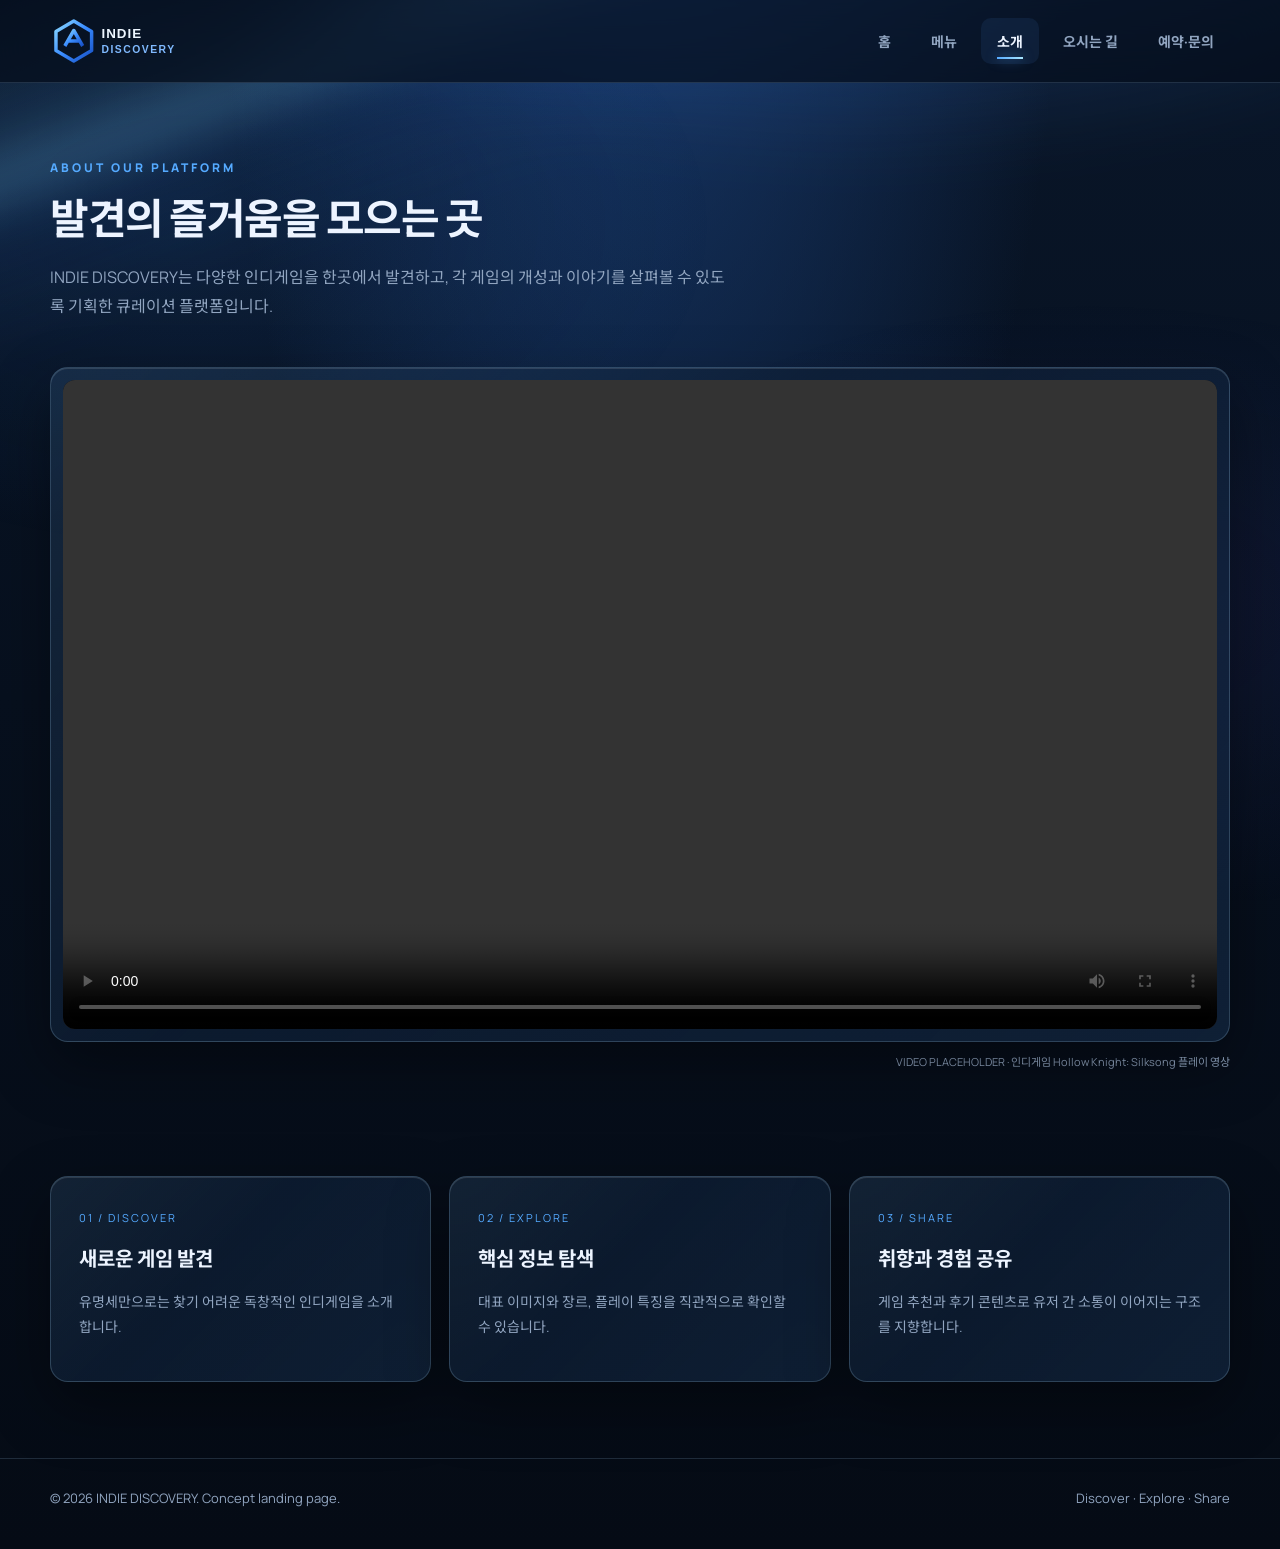
<file: about.html>
<!doctype html>
<html lang="ko">
  <head>
    <meta charset="utf-8" />
    <meta name="viewport" content="width=device-width, initial-scale=1" />
    <meta
      name="description"
      content="새로운 인디게임을 발견하는 큐레이션 플랫폼 INDIE DISCOVERY"
    />
    <title>소개 | INDIE DISCOVERY</title>
    <link rel="stylesheet" href="css/common.css" />
    <link rel="stylesheet" href="css/about.css" />
  </head>

  <body>
    <header class="site-header">
      <div class="container header-inner">
        <a class="brand" href="index.html" aria-label="INDIE DISCOVERY 홈"
          ><img src="images/logo.svg" alt="INDIE DISCOVERY 로고" /></a
        ><input class="nav-toggle" type="checkbox" id="nav-toggle" /><label
          class="menu-button"
          for="nav-toggle"
          aria-label="메뉴 열기"
          >☰</label
        >
        <nav aria-label="주요 메뉴">
          <ul class="nav-list">
            <li><a href="index.html">홈</a></li>
            <li><a href="menu.html">메뉴</a></li>
            <li><a href="about.html" aria-current="page"> 소개</a></li>
            <li><a href="location.html">오시는 길</a></li>
            <li><a href="contact.html">예약·문의</a></li>
          </ul>
        </nav>
      </div>
    </header>
    <main class="site-main">
      <section class="page-heading container">
        <span class="eyebrow">About our platform</span>
        <h1>발견의 즐거움을 모으는 곳</h1>
        <p class="lead">
          INDIE DISCOVERY는 다양한 인디게임을 한곳에서 발견하고, 각 게임의
          개성과 이야기를 살펴볼 수 있도록 기획한 큐레이션 플랫폼입니다.
        </p>
      </section>
      <section class="container video-section">
        <div class="video-frame glass-panel">
          <video
            class="intro-video"
            src="./microtrailer.mp4"
            controls
            playsinline
            preload="auto"
          >
            브라우저에서 동영상을 재생할 수 없습니다.
          </video>
        </div>
        <p class="video-caption">
          VIDEO PLACEHOLDER · 인디게임 Hollow Knight: Silksong 플레이 영상
        </p>
      </section>
      <section class="section container about-values">
        <article class="value-card glass-panel">
          <span>01 / DISCOVER</span>
          <h2>새로운 게임 발견</h2>
          <p>유명세만으로는 찾기 어려운 독창적인 인디게임을 소개합니다.</p>
        </article>
        <article class="value-card glass-panel">
          <span>02 / EXPLORE</span>
          <h2>핵심 정보 탐색</h2>
          <p>
            대표 이미지와 장르, 플레이 특징을 직관적으로 확인할 수 있습니다.
          </p>
        </article>
        <article class="value-card glass-panel">
          <span>03 / SHARE</span>
          <h2>취향과 경험 공유</h2>
          <p>
            게임 추천과 후기 콘텐츠로 유저 간 소통이 이어지는 구조를 지향합니다.
          </p>
        </article>
      </section>
    </main>
    <footer class="site-footer">
      <div class="container footer-inner">
        <span>© 2026 INDIE DISCOVERY. Concept landing page.</span
        ><span>Discover · Explore · Share</span>
      </div>
    </footer>
  </body>
</html>
</file>
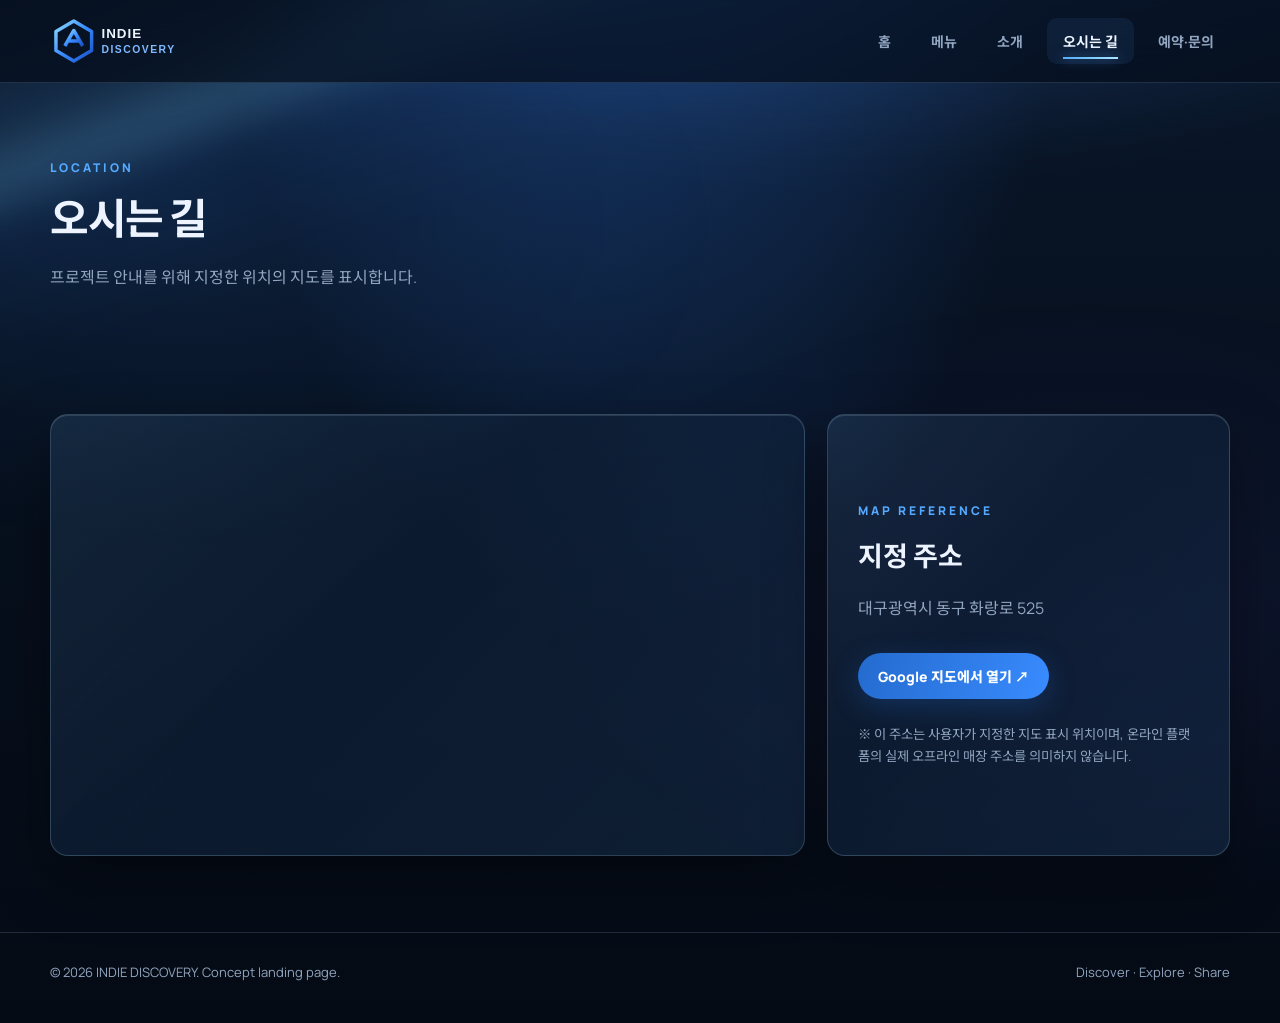
<file: location.html>
<!doctype html>
<html lang="ko">
  <head>
    <meta charset="utf-8" />
    <meta name="viewport" content="width=device-width, initial-scale=1" />
    <meta
      name="description"
      content="새로운 인디게임을 발견하는 큐레이션 플랫폼 INDIE DISCOVERY"
    />
    <title>오시는 길 | INDIE DISCOVERY</title>
    <link rel="stylesheet" href="css/common.css" />
    <link rel="stylesheet" href="css/location.css" />
  </head>

  <body>
    <header class="site-header">
      <div class="container header-inner">
        <a class="brand" href="index.html" aria-label="INDIE DISCOVERY 홈"
          ><img src="images/logo.svg" alt="INDIE DISCOVERY 로고" /></a
        ><input class="nav-toggle" type="checkbox" id="nav-toggle" /><label
          class="menu-button"
          for="nav-toggle"
          aria-label="메뉴 열기"
          >☰</label
        >
        <nav aria-label="주요 메뉴">
          <ul class="nav-list">
            <li><a href="index.html">홈</a></li>
            <li><a href="menu.html">메뉴</a></li>
            <li><a href="about.html"> 소개</a></li>
            <li><a href="location.html" aria-current="page">오시는 길</a></li>
            <li><a href="contact.html">예약·문의</a></li>
          </ul>
        </nav>
      </div>
    </header>
    <main class="site-main">
      <section class="page-heading container">
        <span class="eyebrow">Location</span>
        <h1>오시는 길</h1>
        <p class="lead">
          프로젝트 안내를 위해 지정한 위치의 지도를 표시합니다.
        </p>
      </section>
      <section class="section container location-layout">
        <div class="map-frame glass-panel">
          <iframe
            title="대구광역시 동구 화랑로 525 지도"
            src="https://www.google.com/maps?q=%EB%8C%80%EA%B5%AC%EA%B4%91%EC%97%AD%EC%8B%9C%20%EB%8F%99%EA%B5%AC%20%ED%99%94%EB%9E%91%EB%A1%9C%20525&output=embed"
            loading="lazy"
            referrerpolicy="no-referrer-when-downgrade"
            allowfullscreen
          ></iframe>
        </div>
        <aside class="location-info glass-panel">
          <span class="eyebrow">Map reference</span>
          <h2>지정 주소</h2>
          <p>대구광역시 동구 화랑로 525</p>
          <a
            class="button"
            href="https://www.google.com/maps/search/?api=1&query=%EB%8C%80%EA%B5%AC%EA%B4%91%EC%97%AD%EC%8B%9C%20%EB%8F%99%EA%B5%AC%20%ED%99%94%EB%9E%91%EB%A1%9C%20525"
            target="_blank"
            rel="noopener"
            >Google 지도에서 열기 ↗</a
          ><small
            >※ 이 주소는 사용자가 지정한 지도 표시 위치이며, 온라인 플랫폼의
            실제 오프라인 매장 주소를 의미하지 않습니다.</small
          >
        </aside>
      </section>
    </main>
    <footer class="site-footer">
      <div class="container footer-inner">
        <span>© 2026 INDIE DISCOVERY. Concept landing page.</span
        ><span>Discover · Explore · Share</span>
      </div>
    </footer>
  </body>
</html>
</file>
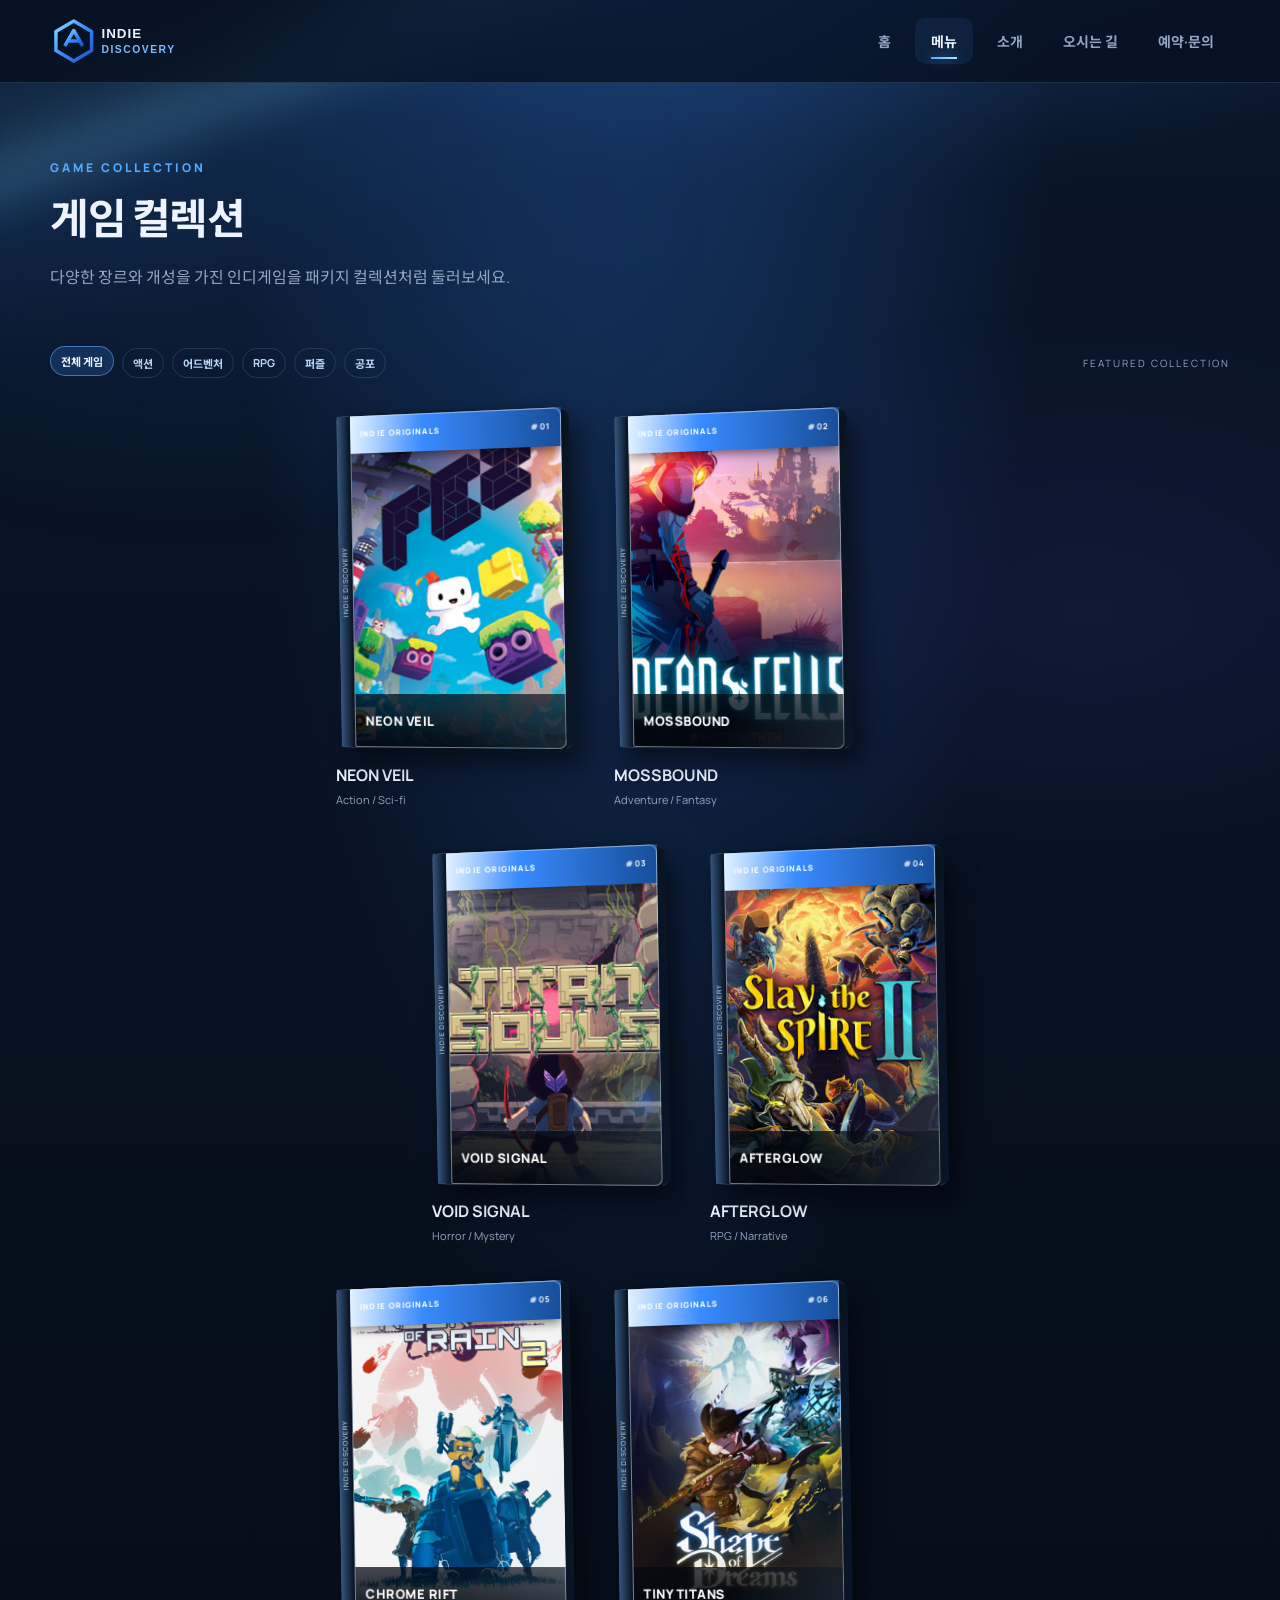
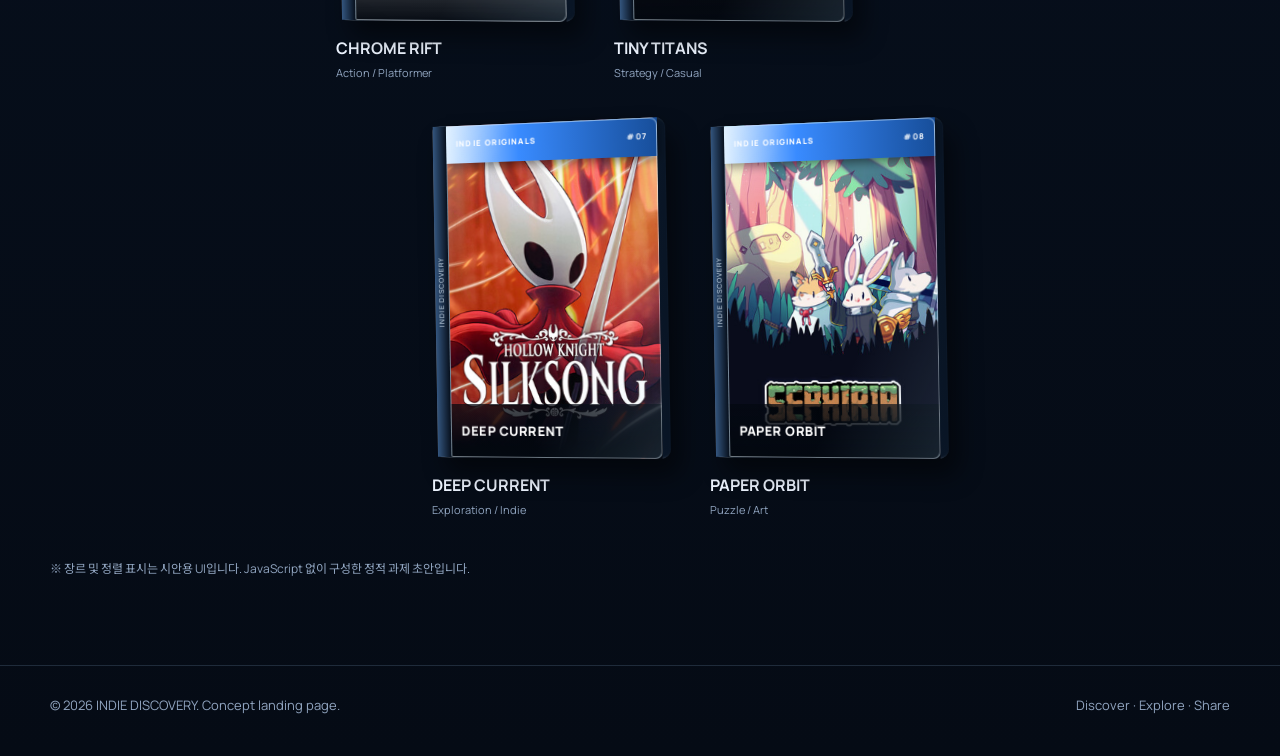
<file: menu.html>
<!doctype html>
<html lang="ko">
  <head>
    <meta charset="utf-8" />
    <meta name="viewport" content="width=device-width, initial-scale=1" />
    <meta
      name="description"
      content="새로운 인디게임을 발견하는 큐레이션 플랫폼 INDIE DISCOVERY"
    />
    <title>게임 컬렉션 | INDIE DISCOVERY</title>
    <link
      rel="stylesheet"
      href="https://cdn.jsdelivr.net/npm/aos@2.3.4/dist/aos.css"
    />
    <link rel="stylesheet" href="css/common.css" />
    <link rel="stylesheet" href="css/menu.css" />
  </head>

  <body>
    <header class="site-header">
      <div class="container header-inner">
        <a class="brand" href="index.html" aria-label="INDIE DISCOVERY 홈"
          ><img src="images/logo.svg" alt="INDIE DISCOVERY 로고" /></a
        ><input class="nav-toggle" type="checkbox" id="nav-toggle" /><label
          class="menu-button"
          for="nav-toggle"
          aria-label="메뉴 열기"
          >☰</label
        >
        <nav aria-label="주요 메뉴">
          <ul class="nav-list">
            <li><a href="index.html">홈</a></li>
            <li><a href="menu.html" aria-current="page">메뉴</a></li>
            <li><a href="about.html"> 소개</a></li>
            <li><a href="location.html">오시는 길</a></li>
            <li><a href="contact.html">예약·문의</a></li>
          </ul>
        </nav>
      </div>
    </header>
    <main class="site-main">
      <section class="page-heading container">
        <span class="eyebrow">Game collection</span>
        <h1>게임 컬렉션</h1>
        <p class="lead">
          다양한 장르와 개성을 가진 인디게임을 패키지 컬렉션처럼 둘러보세요.
        </p>
      </section>
      <section class="section container collection">
        <div class="collection-tools">
          <div class="genre-list">
            <span class="tag active">전체 게임</span
            ><span class="tag">액션</span><span class="tag">어드벤처</span
            ><span class="tag">RPG</span><span class="tag">퍼즐</span
            ><span class="tag">공포</span>
          </div>
          <span class="sort-label">FEATURED COLLECTION</span>
        </div>
        <div class="game-grid">
          <article
            class="game-card"
            data-aos="fade-up"
            data-aos-anchor-placement="top-center"
          >
            <div class="case">
              <span class="case-top">INDIE ORIGINALS <b>#01</b></span
              ><img
                src="images/game-cover-01.png"
                alt="NEON VEIL 게임 패키지 커버"
              /><span class="case-bottom">NEON VEIL</span
              ><span class="case-spine">INDIE DISCOVERY</span
              ><span class="case-gloss"></span>
            </div>
            <div class="game-meta">
              <strong>NEON VEIL</strong><small>Action / Sci-fi</small>
            </div>
          </article>
          <article
            class="game-card"
            data-aos="fade-up"
            data-aos-anchor-placement="top-center"
            data-aos-delay="120"
          >
            <div class="case">
              <span class="case-top">INDIE ORIGINALS <b>#02</b></span
              ><img
                src="images/game-cover-02.jpg"
                alt="MOSSBOUND 게임 패키지 커버"
              /><span class="case-bottom">MOSSBOUND</span
              ><span class="case-spine">INDIE DISCOVERY</span
              ><span class="case-gloss"></span>
            </div>
            <div class="game-meta">
              <strong>MOSSBOUND</strong><small>Adventure / Fantasy</small>
            </div>
          </article>
          <article
            class="game-card"
            data-aos="fade-up"
            data-aos-anchor-placement="top-center"
          >
            <div class="case">
              <span class="case-top">INDIE ORIGINALS <b>#03</b></span
              ><img
                src="images/game-cover-03.jpg"
                alt="VOID SIGNAL 게임 패키지 커버"
              /><span class="case-bottom">VOID SIGNAL</span
              ><span class="case-spine">INDIE DISCOVERY</span
              ><span class="case-gloss"></span>
            </div>
            <div class="game-meta">
              <strong>VOID SIGNAL</strong><small>Horror / Mystery</small>
            </div>
          </article>
          <article
            class="game-card"
            data-aos="fade-up"
            data-aos-anchor-placement="top-center"
            data-aos-delay="120"
          >
            <div class="case">
              <span class="case-top">INDIE ORIGINALS <b>#04</b></span
              ><img
                src="images/game-cover-04.jpg"
                alt="AFTERGLOW 게임 패키지 커버"
              /><span class="case-bottom">AFTERGLOW</span
              ><span class="case-spine">INDIE DISCOVERY</span
              ><span class="case-gloss"></span>
            </div>
            <div class="game-meta">
              <strong>AFTERGLOW</strong><small>RPG / Narrative</small>
            </div>
          </article>
          <article
            class="game-card"
            data-aos="fade-up"
            data-aos-anchor-placement="top-center"
          >
            <div class="case">
              <span class="case-top">INDIE ORIGINALS <b>#05</b></span
              ><img
                src="images/game-cover-05.jpg"
                alt="CHROME RIFT 게임 패키지 커버"
              /><span class="case-bottom">CHROME RIFT</span
              ><span class="case-spine">INDIE DISCOVERY</span
              ><span class="case-gloss"></span>
            </div>
            <div class="game-meta">
              <strong>CHROME RIFT</strong><small>Action / Platformer</small>
            </div>
          </article>
          <article
            class="game-card"
            data-aos="fade-up"
            data-aos-anchor-placement="top-center"
            data-aos-delay="120"
          >
            <div class="case">
              <span class="case-top">INDIE ORIGINALS <b>#06</b></span
              ><img
                src="images/game-cover-06.jpg"
                alt="TINY TITANS 게임 패키지 커버"
              /><span class="case-bottom">TINY TITANS</span
              ><span class="case-spine">INDIE DISCOVERY</span
              ><span class="case-gloss"></span>
            </div>
            <div class="game-meta">
              <strong>TINY TITANS</strong><small>Strategy / Casual</small>
            </div>
          </article>
          <article
            class="game-card"
            data-aos="fade-up"
            data-aos-anchor-placement="top-center"
          >
            <div class="case">
              <span class="case-top">INDIE ORIGINALS <b>#07</b></span
              ><img
                src="images/game-cover-07.jpg"
                alt="DEEP CURRENT 게임 패키지 커버"
              /><span class="case-bottom">DEEP CURRENT</span
              ><span class="case-spine">INDIE DISCOVERY</span
              ><span class="case-gloss"></span>
            </div>
            <div class="game-meta">
              <strong>DEEP CURRENT</strong><small>Exploration / Indie</small>
            </div>
          </article>
          <article
            class="game-card"
            data-aos="fade-up"
            data-aos-anchor-placement="top-center"
            data-aos-delay="120"
          >
            <div class="case">
              <span class="case-top">INDIE ORIGINALS <b>#08</b></span
              ><img
                src="images/game-cover-08.jpg"
                alt="PAPER ORBIT 게임 패키지 커버"
              /><span class="case-bottom">PAPER ORBIT</span
              ><span class="case-spine">INDIE DISCOVERY</span
              ><span class="case-gloss"></span>
            </div>
            <div class="game-meta">
              <strong>PAPER ORBIT</strong><small>Puzzle / Art</small>
            </div>
          </article>
        </div>
        <p class="collection-note">
          ※ 장르 및 정렬 표시는 시안용 UI입니다. JavaScript 없이 구성한 정적
          과제 초안입니다.
        </p>
      </section>
    </main>
    <footer class="site-footer">
      <div class="container footer-inner">
        <span>© 2026 INDIE DISCOVERY. Concept landing page.</span
        ><span>Discover · Explore · Share</span>
      </div>
    </footer>
    <script src="https://cdn.jsdelivr.net/npm/aos@2.3.4/dist/aos.js"></script>
    <script>
      AOS.init({
        duration: 750,
        once: true,
      });
    </script>
  </body>
</html>
</file>
<file: css/common.css>
@import url("https://fonts.googleapis.com/css2?family=Manrope:wght@400;500;600;700;800&family=Noto+Sans+KR:wght@400;500;600;700;800&display=swap");

:root {
  --bg: #07101e;
  --bg-deep: #040914;
  --surface: #101d32;
  --surface-2: #162842;
  --blue: #246bce;
  --blue-bright: #55aaff;
  --ice: #a9e7ff;
  --text: #edf4ff;
  --muted: #91a5c0;
  --line: rgba(166, 211, 255, 0.16);
  --glass: rgba(20, 52, 91, 0.32);
  --shadow: 0 24px 60px rgba(0, 0, 0, 0.38);
  --radius: 18px;
  --content: 1180px;
}

* {
  box-sizing: border-box;
}

html {
  scroll-behavior: smooth;
}

body {
  margin: 0;
  min-width: 320px;
  background:
    radial-gradient(ellipse at 50% -20%, #183b70 0, transparent 48%),
    linear-gradient(180deg, #091629 0%, var(--bg) 45%, #050b15 100%);
  color: var(--text);
  font-family: Manrope, "Noto Sans KR", sans-serif;
  overflow-x: hidden;
}

body:before {
  content: "";
  position: fixed;
  z-index: -1;
  inset: -18% -10% auto;
  height: 520px;
  pointer-events: none;
  background:
    linear-gradient(
      165deg,
      transparent 15%,
      rgba(106, 190, 255, 0.12) 31%,
      rgba(119, 205, 255, 0.38) 34%,
      rgba(40, 105, 205, 0.1) 38%,
      transparent 53%
    ),
    radial-gradient(
      ellipse at 72% 10%,
      rgba(67, 145, 255, 0.32),
      transparent 46%
    );
  filter: blur(24px);
  transform: rotate(-5deg);
  animation: glass-drift 18s ease-in-out infinite alternate;
}

body:after {
  content: "";
  position: fixed;
  z-index: -1;
  inset: 0;
  pointer-events: none;
  background:
    radial-gradient(
      ellipse at 15% 25%,
      rgba(45, 120, 220, 0.12),
      transparent 34%
    ),
    radial-gradient(ellipse at 85% 68%, rgba(94, 83, 220, 0.1), transparent 36%);
}

@keyframes glass-drift {
  from {
    transform: translate3d(-2%, 0, 0) rotate(-6deg);
  }

  to {
    transform: translate3d(2%, 18px, 0) rotate(-2deg);
  }
}

a {
  color: inherit;
  text-decoration: none;
}

img {
  display: block;
  max-width: 100%;
}

.container {
  width: min(var(--content), calc(100% - 48px));
  margin-inline: auto;
}

.site-header {
  position: sticky;
  top: 0;
  z-index: 50;
  background: rgba(5, 13, 27, 0.72);
  border-bottom: 1px solid var(--line);
  backdrop-filter: blur(22px);
  -webkit-backdrop-filter: blur(22px);
}

.header-inner {
  min-height: 82px;
  display: flex;
  align-items: center;
  justify-content: space-between;
  gap: 28px;
}

.brand img {
  width: 208px;
  height: auto;
}

.nav-toggle {
  position: absolute;
  opacity: 0;
  pointer-events: none;
}

.menu-button {
  display: none;
  color: var(--text);
  font-size: 26px;
  cursor: pointer;
}

.nav-list {
  display: flex;
  align-items: center;
  gap: 8px;
  list-style: none;
  margin: 0;
  padding: 0;
}

.nav-list a {
  position: relative;
  display: block;
  padding: 13px 16px;
  color: var(--muted);
  font-size: 14px;
  font-weight: 700;
  transition:
    color 0.28s ease,
    background 0.28s ease;
  border-radius: 10px;
}

.nav-list a:after {
  content: "";
  position: absolute;
  left: 16px;
  right: 16px;
  bottom: 5px;
  height: 2px;
  background: linear-gradient(90deg, var(--blue-bright), var(--ice));
  transform: scaleX(0);
  transform-origin: left;
  transition: transform 0.32s cubic-bezier(0.2, 0.8, 0.2, 1);
  box-shadow: 0 0 12px rgba(85, 170, 255, 0.75);
}

.nav-list a:hover,
.nav-list a[aria-current="page"] {
  color: var(--text);
  background: rgba(67, 139, 226, 0.1);
}

.nav-list a:hover:after,
.nav-list a[aria-current="page"]:after {
  transform: scaleX(1);
}

.site-main {
  min-height: 65vh;
  animation: page-enter 0.65s ease both;
}

@keyframes page-enter {
  from {
    opacity: 0;
    transform: translateY(12px);
  }

  to {
    opacity: 1;
    transform: translateY(0);
  }
}

.eyebrow {
  color: var(--blue-bright);
  font-size: 12px;
  font-weight: 800;
  letter-spacing: 3px;
  text-transform: uppercase;
}

.section {
  padding: 76px 0;
}

.section-head {
  display: flex;
  justify-content: space-between;
  align-items: end;
  gap: 20px;
  margin-bottom: 28px;
}

.section-head h2,
.page-heading h1 {
  margin: 8px 0 0;
  font-size: clamp(28px, 4vw, 42px);
  letter-spacing: -1.5px;
}

.section-head p,
.lead {
  color: var(--muted);
  line-height: 1.8;
}

.glass-panel {
  background: linear-gradient(
    135deg,
    rgba(116, 190, 255, 0.12),
    rgba(14, 31, 54, 0.72) 42%,
    rgba(27, 56, 91, 0.42)
  );
  border: 1px solid rgba(173, 222, 255, 0.2);
  box-shadow:
    var(--shadow),
    inset 0 1px rgba(255, 255, 255, 0.12);
  backdrop-filter: blur(18px);
  -webkit-backdrop-filter: blur(18px);
  border-radius: var(--radius);
}

.button {
  display: inline-flex;
  align-items: center;
  justify-content: center;
  gap: 9px;
  padding: 13px 20px;
  border-radius: 999px;
  background: linear-gradient(110deg, #246bce, #398bff);
  color: white;
  font-weight: 800;
  font-size: 14px;
  box-shadow: 0 8px 28px rgba(36, 107, 206, 0.28);
  transition:
    transform 0.25s ease,
    box-shadow 0.25s ease;
}

.button:hover {
  transform: translateY(-3px);
  box-shadow: 0 12px 34px rgba(57, 139, 255, 0.42);
}

.text-link {
  color: var(--ice);
  font-weight: 700;
}

.site-footer {
  border-top: 1px solid var(--line);
  padding: 30px 0 42px;
  color: var(--muted);
  font-size: 13px;
}

.footer-inner {
  display: flex;
  justify-content: space-between;
  gap: 20px;
  flex-wrap: wrap;
}

.page-heading {
  padding: 72px 0 30px;
}

.page-heading p {
  max-width: 680px;
}

.tag {
  display: inline-flex;
  padding: 6px 10px;
  border: 1px solid var(--line);
  border-radius: 999px;
  color: #b9d8f8;
  font-size: 11px;
  font-weight: 700;
}

.reduced-motion * {
  animation-duration: 0.01ms !important;
  transition-duration: 0.01ms !important;
}

@media (max-width: 760px) {
  .container {
    width: min(100% - 32px, var(--content));
  }

  .header-inner {
    min-height: 70px;
  }

  .brand img {
    width: 178px;
  }

  .menu-button {
    display: block;
    margin-left: auto;
  }

  .nav-list {
    display: none;
    position: absolute;
    top: 69px;
    left: 16px;
    right: 16px;
    padding: 10px;
    background: rgba(7, 17, 32, 0.96);
    border: 1px solid var(--line);
    border-radius: 14px;
    box-shadow: var(--shadow);
    backdrop-filter: blur(20px);
    flex-direction: column;
    align-items: stretch;
    gap: 2px;
  }

  .nav-list a {
    padding: 14px;
  }

  .nav-toggle:checked ~ nav .nav-list {
    display: flex;
    animation: menu-open 0.25s ease both;
  }

  @keyframes menu-open {
    from {
      opacity: 0;
      transform: translateY(-8px);
    }

    to {
      opacity: 1;
      transform: translateY(0);
    }
  }

  .section {
    padding: 54px 0;
  }

  .section-head {
    align-items: start;
    flex-direction: column;
  }

  .footer-inner {
    flex-direction: column;
  }
}

@media (prefers-reduced-motion: reduce) {
  *,
  *:before,
  *:after {
    scroll-behavior: auto !important;
    animation-duration: 0.01ms !important;
    animation-iteration-count: 1 !important;
    transition-duration: 0.01ms !important;
  }
}
</file>
<file: css/about.css>
.video-section {
  padding-bottom: 20px;
}

.video-frame {
  padding: 12px;
}

.video-placeholder {
  min-height: 390px;
  display: flex;
  flex-direction: column;
  align-items: center;
  justify-content: center;
  gap: 14px;
  border-radius: 12px;
  background:
    radial-gradient(
      circle at 50% 45%,
      rgba(65, 147, 255, 0.28),
      transparent 35%
    ),
    linear-gradient(135deg, #102c50, #07101d 65%, #1b1c45);
  border: 1px solid rgba(169, 231, 255, 0.16);
  color: #dff3ff;
}

.play-mark {
  width: 68px;
  height: 68px;
  display: grid;
  place-items: center;
  border-radius: 50%;
  padding-left: 4px;
  border: 1px solid rgba(169, 231, 255, 0.6);
  background: rgba(57, 139, 255, 0.18);
  box-shadow: 0 0 35px rgba(57, 139, 255, 0.35);
  font-size: 22px;
}

.video-placeholder strong {
  letter-spacing: 3px;
}

.video-placeholder small {
  color: var(--muted);
}

.video-caption {
  text-align: right;
  color: var(--muted);
  font-size: 11px;
}

.about-values {
  display: grid;
  grid-template-columns: repeat(3, 1fr);
  gap: 18px;
}

.value-card {
  padding: 28px;
}

.value-card span {
  font-size: 11px;
  color: var(--blue-bright);
  letter-spacing: 2px;
}

.value-card h2 {
  font-size: 20px;
}

.value-card p {
  color: var(--muted);
  font-size: 14px;
  line-height: 1.8;
}

@media (max-width: 700px) {
  .video-placeholder {
    min-height: 250px;
  }

  .about-values {
    grid-template-columns: 1fr;
  }
}
/* INTRO VIDEO */
.intro-video {
  display: block;
  width: 100%;
  height: auto;
  aspect-ratio: 16 / 9;
  object-fit: contain;
  border-radius: 12px;
  background: #080f1c;
}
</file>
<file: css/location.css>
.location-layout {
  display: grid;
  grid-template-columns: 1.5fr 0.8fr;
  gap: 22px;
  align-items: stretch;
}

.map-frame {
  padding: 10px;
  min-height: 440px;
  overflow: hidden;
}

.map-frame iframe {
  display: block;
  width: 100%;
  height: 100%;
  min-height: 420px;
  border: 0;
  border-radius: 12px;
  filter: saturate(0.82) contrast(1.02);
}

.location-info {
  padding: 30px;
  display: flex;
  flex-direction: column;
  align-items: flex-start;
  justify-content: center;
}

.location-info h2 {
  font-size: 27px;
  margin: 16px 0 4px;
}

.location-info p {
  color: var(--muted);
  line-height: 1.8;
}

.location-info .button {
  margin: 14px 0 24px;
}

.location-info small {
  color: var(--muted);
  line-height: 1.7;
}

@media (max-width: 800px) {
  .location-layout {
    grid-template-columns: 1fr;
  }

  .map-frame {
    min-height: 330px;
  }

  .map-frame iframe {
    min-height: 310px;
  }
}
</file>
<file: css/menu.css>
.collection {
  padding-top: 10px;
}

.collection-tools {
  display: flex;
  justify-content: space-between;
  align-items: center;
  gap: 18px;
  flex-wrap: wrap;
  margin-bottom: 34px;
}

.genre-list {
  display: flex;
  gap: 8px;
  flex-wrap: wrap;
}

.genre-list .tag {
  transition:
    background 0.25s,
    border-color 0.25s,
    transform 0.25s;
}

.genre-list .tag:hover,
.genre-list .tag.active {
  background: rgba(57, 139, 255, 0.2);
  border-color: rgba(95, 180, 255, 0.55);
  color: #eaf6ff;
  transform: translateY(-2px);
}

.sort-label {
  font-size: 10px;
  letter-spacing: 2px;
  color: var(--muted);
}

.game-grid {
  display: grid;
  grid-template-columns: repeat(2, minmax(0, 1fr));
  max-width: 540px;
  margin: 0 auto;
  gap: 42px 16px;
}

.game-card {
  position: relative;
  min-width: 0;
}

.game-card:nth-child(4n + 1),
.game-card:nth-child(4n + 2) {
  left: -48px;
}

.game-card:nth-child(4n + 3),
.game-card:nth-child(4n + 4) {
  left: 48px;
}

.case {
  position: relative;
  display: block;
  width: 100%;
  max-width: 235px;
  aspect-ratio: 0.7;
  margin: auto;
  padding: 0 8px 0 14px;
  border-radius: 5px 10px 10px 5px;
  background: linear-gradient(
    90deg,
    #06101c,
    #d4eaff 5%,
    #29496f 8%,
    #10213a 14%,
    #091525 100%
  );
  box-shadow:
    9px 16px 25px rgba(0, 0, 0, 0.48),
    inset 2px 0 3px rgba(255, 255, 255, 0.38);
  transform: perspective(900px) rotateY(-8deg) rotateZ(-1deg);
  transform-style: preserve-3d;
  transition:
    transform 0.45s cubic-bezier(0.2, 0.8, 0.2, 1),
    box-shadow 0.45s,
    filter 0.45s;
}

.case:before {
  content: "";
  position: absolute;
  z-index: 3;
  left: 5px;
  top: 0;
  bottom: 0;
  width: 10px;
  background: linear-gradient(90deg, #d5e9fb, #24466d 40%, #081426);
  border-radius: 4px 0 0 4px;
}

.case img {
  position: absolute;
  inset: 0 8px 0 14px;
  width: calc(100% - 22px);
  height: 100%;
  object-fit: cover;
  border-radius: 2px 7px 7px 2px;
}

.case-top {
  position: absolute;
  z-index: 4;
  left: 14px;
  right: 8px;
  top: 0;
  height: 38px;
  padding: 12px 10px;
  background: linear-gradient(90deg, #d8edff, #398bff 35%, #174e9a);
  color: #fff;
  font-size: 8px;
  font-weight: 800;
  letter-spacing: 1.2px;
  box-shadow: 0 3px 10px #0008;
}

.case-top b {
  float: right;
}

.case-bottom {
  position: absolute;
  z-index: 4;
  left: 14px;
  right: 8px;
  bottom: 0;
  min-height: 54px;
  display: flex;
  align-items: center;
  padding: 9px 11px;
  background: linear-gradient(0deg, rgba(2, 7, 15, 0.98), rgba(2, 7, 15, 0.72));
  color: #fff;
  font-size: 13px;
  font-weight: 800;
  letter-spacing: 0.5px;
}

.case-spine {
  position: absolute;
  z-index: 5;
  left: 0;
  top: 0;
  bottom: 0;
  width: 14px;
  display: flex;
  align-items: center;
  justify-content: center;
  writing-mode: vertical-rl;
  transform: rotate(180deg);
  font-size: 7px;
  letter-spacing: 1px;
  color: #e4f3ff;
  background: linear-gradient(90deg, #07101d, #34567f);
}

.case-gloss {
  position: absolute;
  z-index: 6;
  inset: 0 8px 0 14px;
  border: 1px solid rgba(224, 243, 255, 0.48);
  border-radius: 2px 7px 7px 2px;
  background: linear-gradient(
    115deg,
    rgba(255, 255, 255, 0.26),
    transparent 19%,
    transparent 65%,
    rgba(162, 218, 255, 0.12)
  );
  pointer-events: none;
}

.game-card:hover .case {
  transform: perspective(900px) translateY(-13px) rotateY(-14deg) rotateZ(-2deg)
    scale(1.045);
  box-shadow:
    13px 28px 40px rgba(0, 0, 0, 0.6),
    0 0 32px rgba(57, 139, 255, 0.32);
  filter: brightness(1.13);
}

.game-meta {
  max-width: 235px;
  margin: 16px auto 0;
}

.game-meta strong,
.game-meta small {
  display: block;
}

.game-meta small {
  margin-top: 6px;
  color: var(--muted);
  font-size: 11px;
}

.collection-note {
  margin-top: 42px;
  color: var(--muted);
  font-size: 12px;
}

@media (max-width: 600px) {
  .game-grid {
    grid-template-columns: repeat(2, minmax(0, 1fr));
    gap: 32px 14px;
  }

  .game-card:nth-child(4n + 1),
  .game-card:nth-child(4n + 2) {
    left: -24px;
  }

  .game-card:nth-child(4n + 3),
  .game-card:nth-child(4n + 4) {
    left: 24px;
  }

  .case {
    max-width: 190px;
  }

  .collection-tools {
    align-items: flex-start;
  }

  .sort-label {
    width: 100%;
  }
}
</file>
